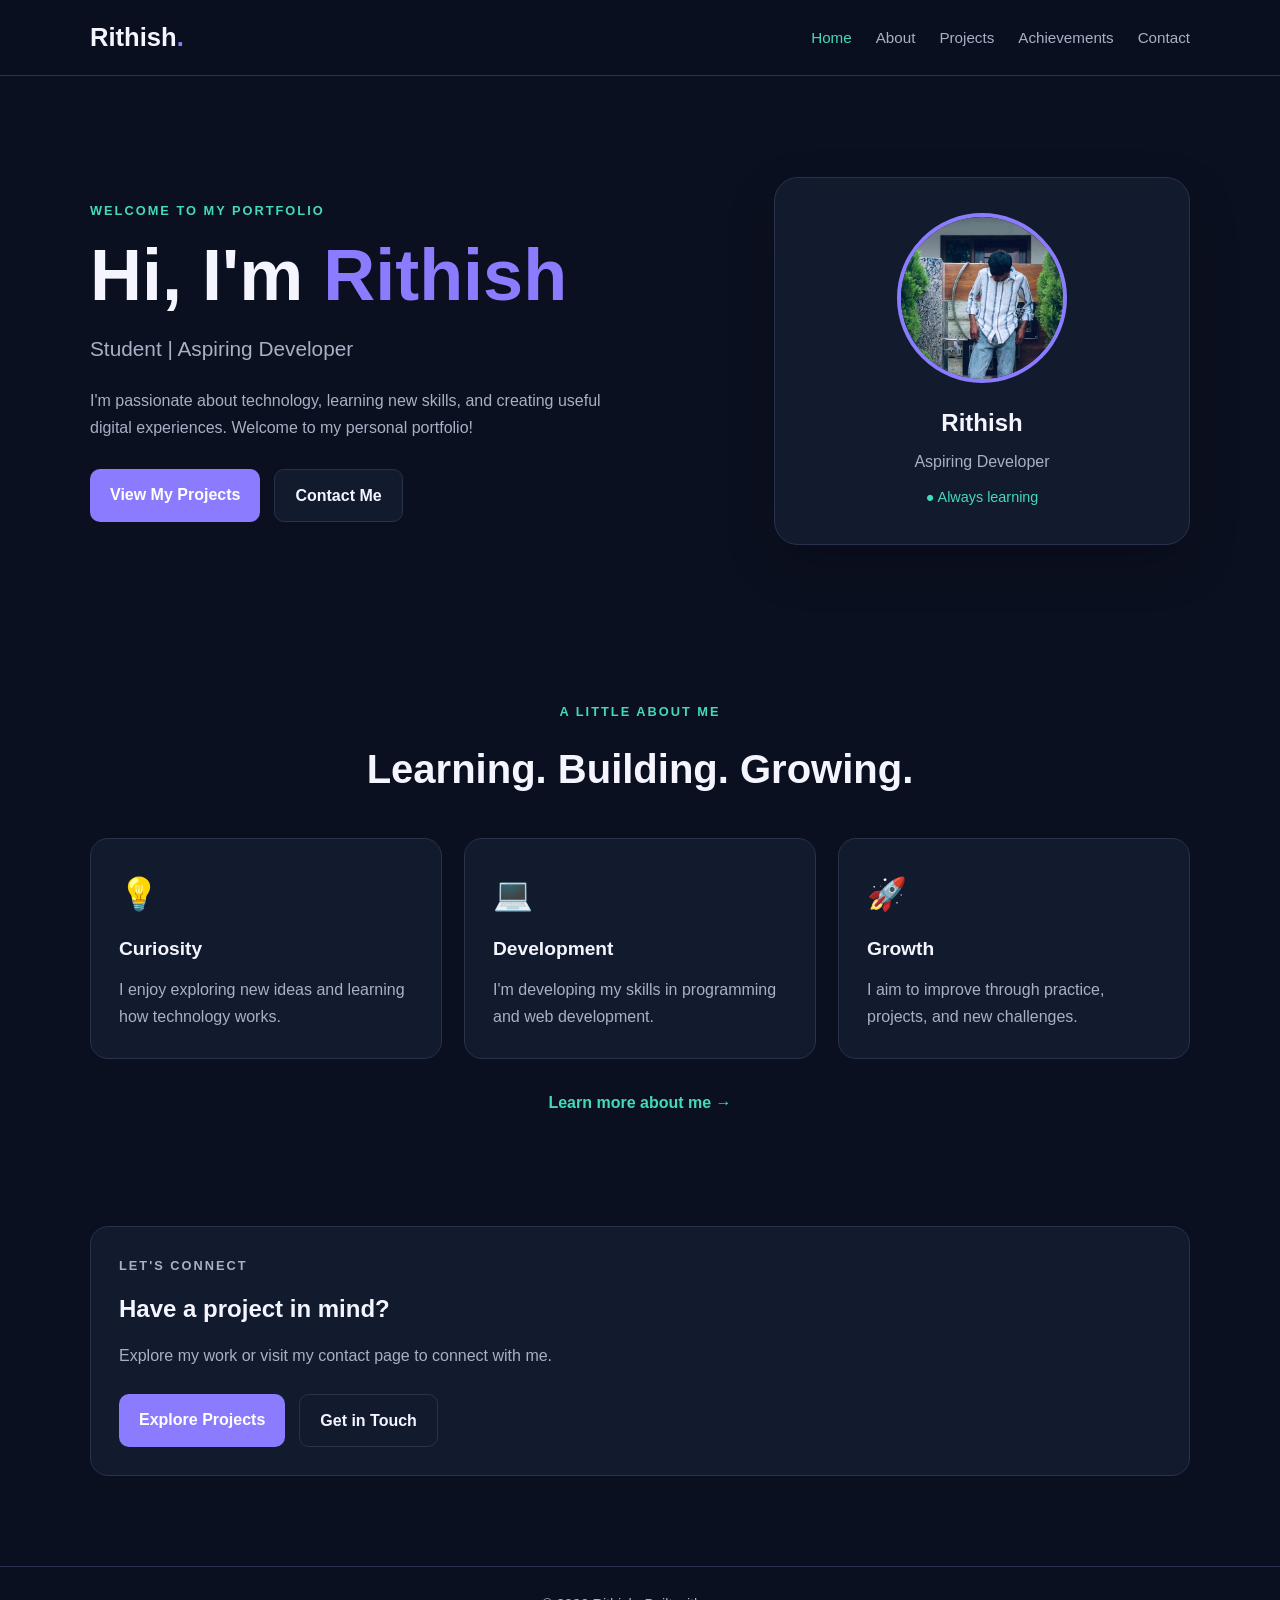
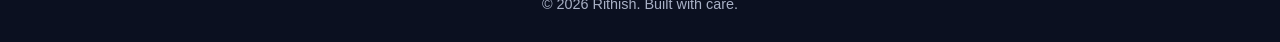
<file: index.html>
<!DOCTYPE html>
<html lang="en">
<head>
    <meta charset="UTF-8">
    <meta name="viewport" content="width=device-width, initial-scale=1.0">

    <title>Rithish | Portfolio</title>

    <meta name="description"
          content="Welcome to Rithish's personal portfolio.">

    <meta name="theme-color" content="#0b1020">

    <link rel="stylesheet" href="style.css">
</head>
<body>

    <!-- Navigation Bar -->
    <header class="header">
        <div class="container nav-container">

            <a class="logo" href="index.html">
                Rithish<span>.</span>
            </a>

            <nav class="nav-links" id="navLinks">
                <a class="active" href="index.html">Home</a>
                <a href="about.html">About</a>
                <a href="projects.html">Projects</a>
                <a href="achievements.html">Achievements</a>
                <a href="contact.html">Contact</a>
            </nav>

            <button
                class="menu-btn"
                type="button"
                onclick="toggleMenu()"
                aria-label="Toggle navigation"
                aria-expanded="false"
                aria-controls="navLinks"
                id="menuButton">
                ☰
            </button>

        </div>
    </header>

    <main>

        <!-- Welcome Section -->
        <section class="hero container">

            <div class="hero-content">

                <p class="eyebrow">WELCOME TO MY PORTFOLIO</p>

                <h1>Hi, I'm <span>Rithish</span></h1>

                <h2>Student | Aspiring Developer</h2>

                <p class="intro">
                    I'm passionate about technology, learning new skills,
                    and creating useful digital experiences. Welcome to my
                    personal portfolio!
                </p>

                <div class="buttons">

                    <a class="btn btn-primary" href="projects.html">
                        View My Projects
                    </a>

                    <a class="btn btn-secondary" href="contact.html">
                        Contact Me
                    </a>

                </div>

            </div>

            <!-- Profile Photo -->
            <div class="profile-card">

                <!-- Image is in the repository root -->
                <img
                    class="avatar"
                    src="rithish.png"
                    alt="Rithish's profile photo"
                    width="170"
                    height="170"
                    fetchpriority="high">

                <h3>Rithish</h3>

                <p>Aspiring Developer</p>

                <p class="status">● Always learning</p>

            </div>

        </section>

        <!-- Introduction Cards -->
        <section class="section container">

            <div class="section-heading">

                <p class="section-label">A LITTLE ABOUT ME</p>

                <h2 class="section-title">
                    Learning. Building. Growing.
                </h2>

            </div>

            <div class="grid three-columns">

                <article class="card">

                    <div class="card-icon">💡</div>

                    <h3>Curiosity</h3>

                    <p>
                        I enjoy exploring new ideas and learning how
                        technology works.
                    </p>

                </article>

                <article class="card">

                    <div class="card-icon">💻</div>

                    <h3>Development</h3>

                    <p>
                        I'm developing my skills in programming
                        and web development.
                    </p>

                </article>

                <article class="card">

                    <div class="card-icon">🚀</div>

                    <h3>Growth</h3>

                    <p>
                        I aim to improve through practice, projects,
                        and new challenges.
                    </p>

                </article>

            </div>

            <div class="center-button">

                <a class="text-link" href="about.html">
                    Learn more about me →
                </a>

            </div>

        </section>

        <!-- Call to Action -->
        <section class="section container">

            <div class="card">

                <p class="section-label">LET'S CONNECT</p>

                <h2>Have a project in mind?</h2>

                <p>
                    Explore my work or visit my contact page to connect with me.
                </p>

                <div class="buttons">

                    <a class="btn btn-primary" href="projects.html">
                        Explore Projects
                    </a>

                    <a class="btn btn-secondary" href="contact.html">
                        Get in Touch
                    </a>

                </div>

            </div>

        </section>

    </main>

    <!-- Footer -->
    <footer class="footer">

        <div class="container">
            © <span id="year"></span> Rithish. Built with care.
        </div>

    </footer>

    <!-- JavaScript -->
    <script>
        // Open or close the mobile navigation menu
        function toggleMenu() {
            const menu = document.getElementById("navLinks");
            const button = document.getElementById("menuButton");

            const isOpen = menu.classList.toggle("open");

            button.setAttribute("aria-expanded", isOpen);
        }

        // Display the current year automatically
        document.getElementById("year").textContent =
            new Date().getFullYear();
    </script>

</body>
</html>
</file>
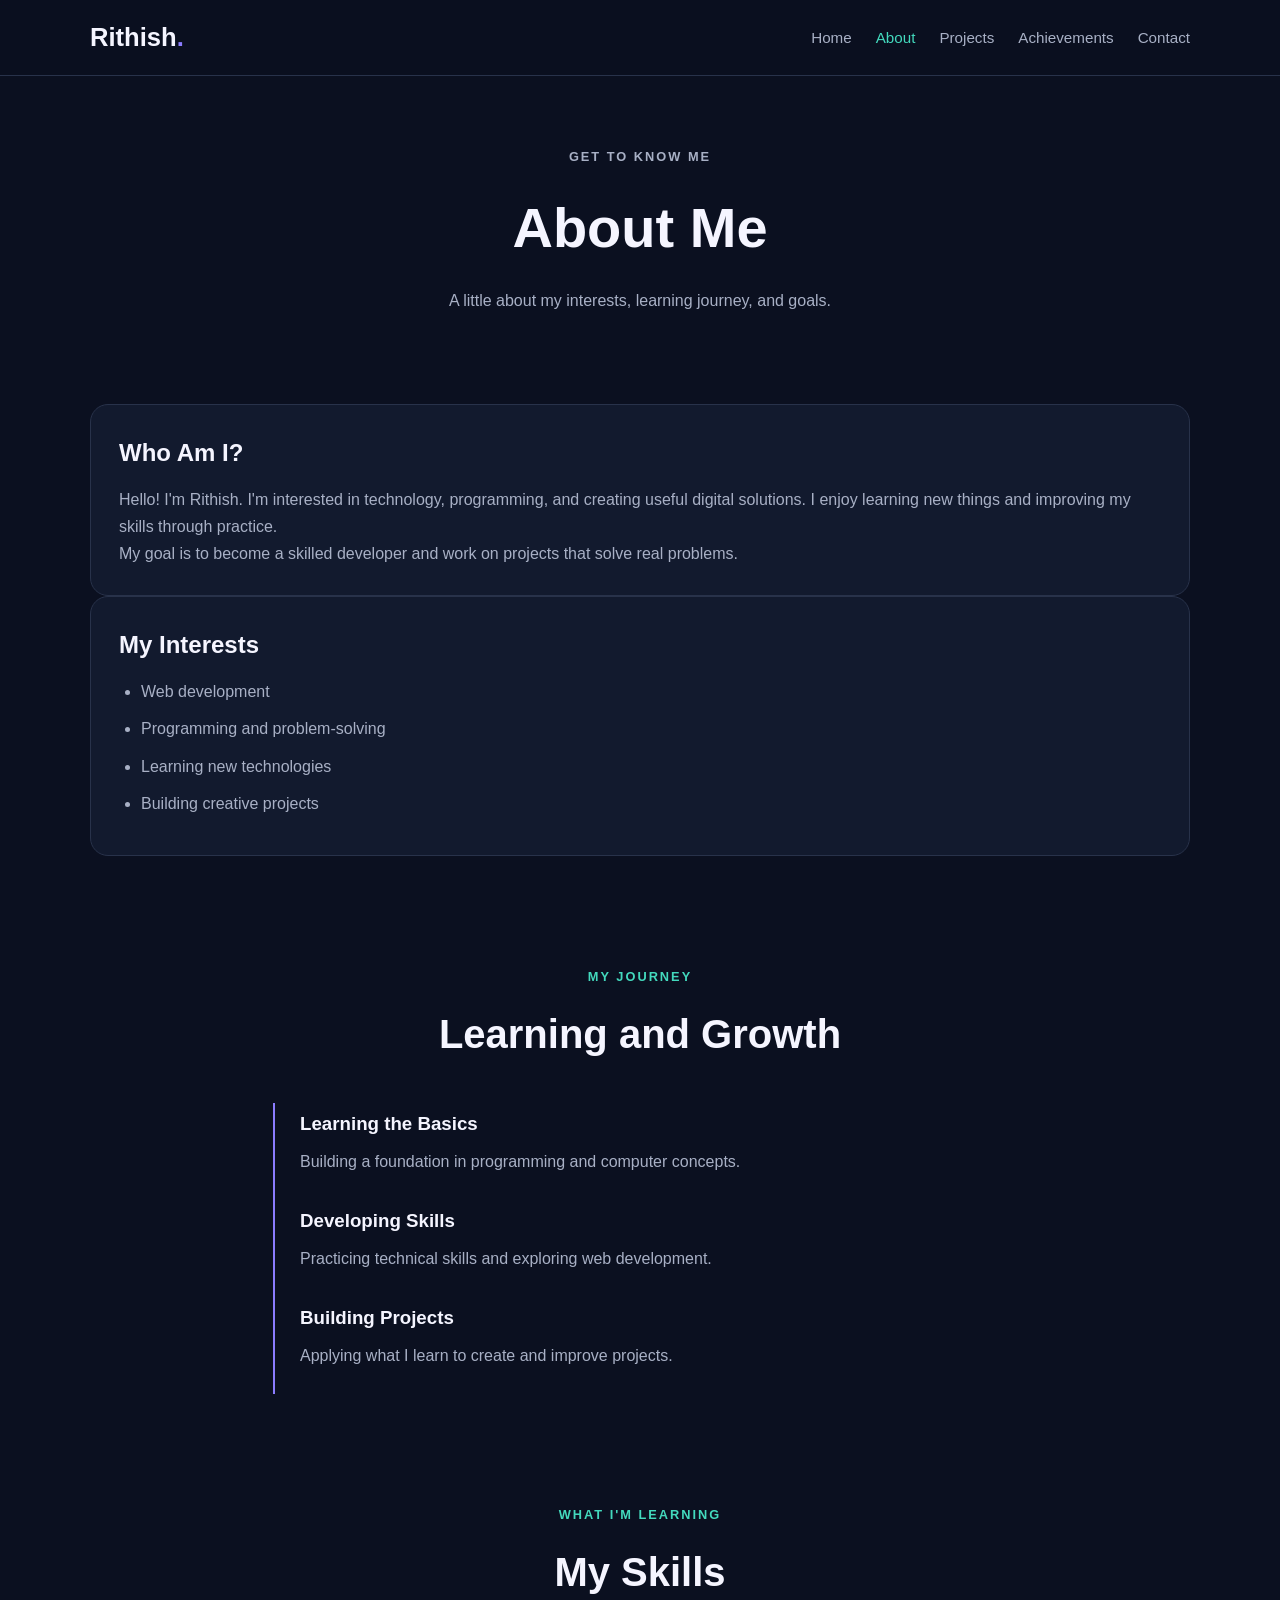
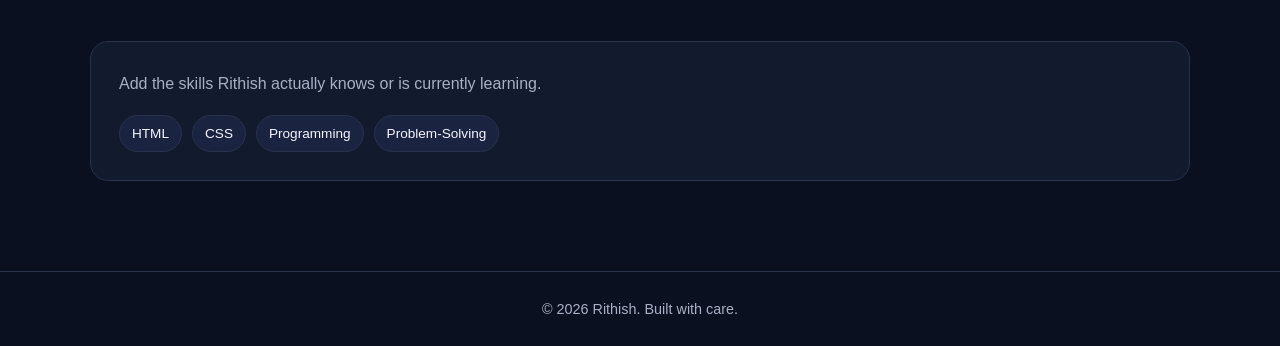
<file: about.html>
<!DOCTYPE html>
<html lang="en">
<head>
    <meta charset="UTF-8">
    <meta name="viewport" content="width=device-width, initial-scale=1.0">
    <title>About | Rithish</title>
    <link rel="stylesheet" href="style.css">
</head>
<body>

    <header class="header">
        <div class="container nav-container">
            <a class="logo" href="index.html">Rithish<span>.</span></a>

            <nav class="nav-links" id="navLinks">
                <a href="index.html">Home</a>
                <a class="active" href="about.html">About</a>
                <a href="projects.html">Projects</a>
                <a href="achievements.html">Achievements</a>
                <a href="contact.html">Contact</a>
            </nav>

            <button class="menu-btn" onclick="toggleMenu()" aria-label="Toggle navigation">☰</button>
        </div>
    </header>

    <main>
        <section class="page-banner container">
            <p class="section-label">GET TO KNOW ME</p>
            <h1>About <span>Me</span></h1>
            <p>A little about my interests, learning journey, and goals.</p>
        </section>

        <section class="section container">
            <div class="two-column">
                <article class="card">
                    <h2>Who Am I?</h2>
                    <p>
                        Hello! I'm Rithish. I'm interested in technology,
                        programming, and creating useful digital solutions.
                        I enjoy learning new things and improving my skills
                        through practice.
                    </p>
                    <p>
                        My goal is to become a skilled developer and work
                        on projects that solve real problems.
                    </p>
                </article>

                <article class="card">
                    <h2>My Interests</h2>
                    <ul class="info-list">
                        <li>Web development</li>
                        <li>Programming and problem-solving</li>
                        <li>Learning new technologies</li>
                        <li>Building creative projects</li>
                    </ul>
                </article>
            </div>
        </section>

        <section class="section container">
            <div class="section-heading">
                <p class="section-label">MY JOURNEY</p>
                <h2 class="section-title">Learning and Growth</h2>
            </div>

            <div class="timeline">
                <div class="timeline-item">
                    <h3>Learning the Basics</h3>
                    <p>Building a foundation in programming and computer concepts.</p>
                </div>

                <div class="timeline-item">
                    <h3>Developing Skills</h3>
                    <p>Practicing technical skills and exploring web development.</p>
                </div>

                <div class="timeline-item">
                    <h3>Building Projects</h3>
                    <p>Applying what I learn to create and improve projects.</p>
                </div>
            </div>
        </section>

        <section class="section container">
            <div class="section-heading">
                <p class="section-label">WHAT I'M LEARNING</p>
                <h2 class="section-title">My Skills</h2>
            </div>

            <div class="card">
                <p>Add the skills Rithish actually knows or is currently learning.</p>
                <div class="tags">
                    <span class="tag">HTML</span>
                    <span class="tag">CSS</span>
                    <span class="tag">Programming</span>
                    <span class="tag">Problem-Solving</span>
                </div>
            </div>
        </section>
    </main>

    <footer class="footer">
        <div class="container">© <span id="year"></span> Rithish. Built with care.</div>
    </footer>

    <script>
        function toggleMenu() {
            document.getElementById("navLinks").classList.toggle("open");
        }

        document.getElementById("year").textContent = new Date().getFullYear();
    </script>

</body>
</html>
</file>
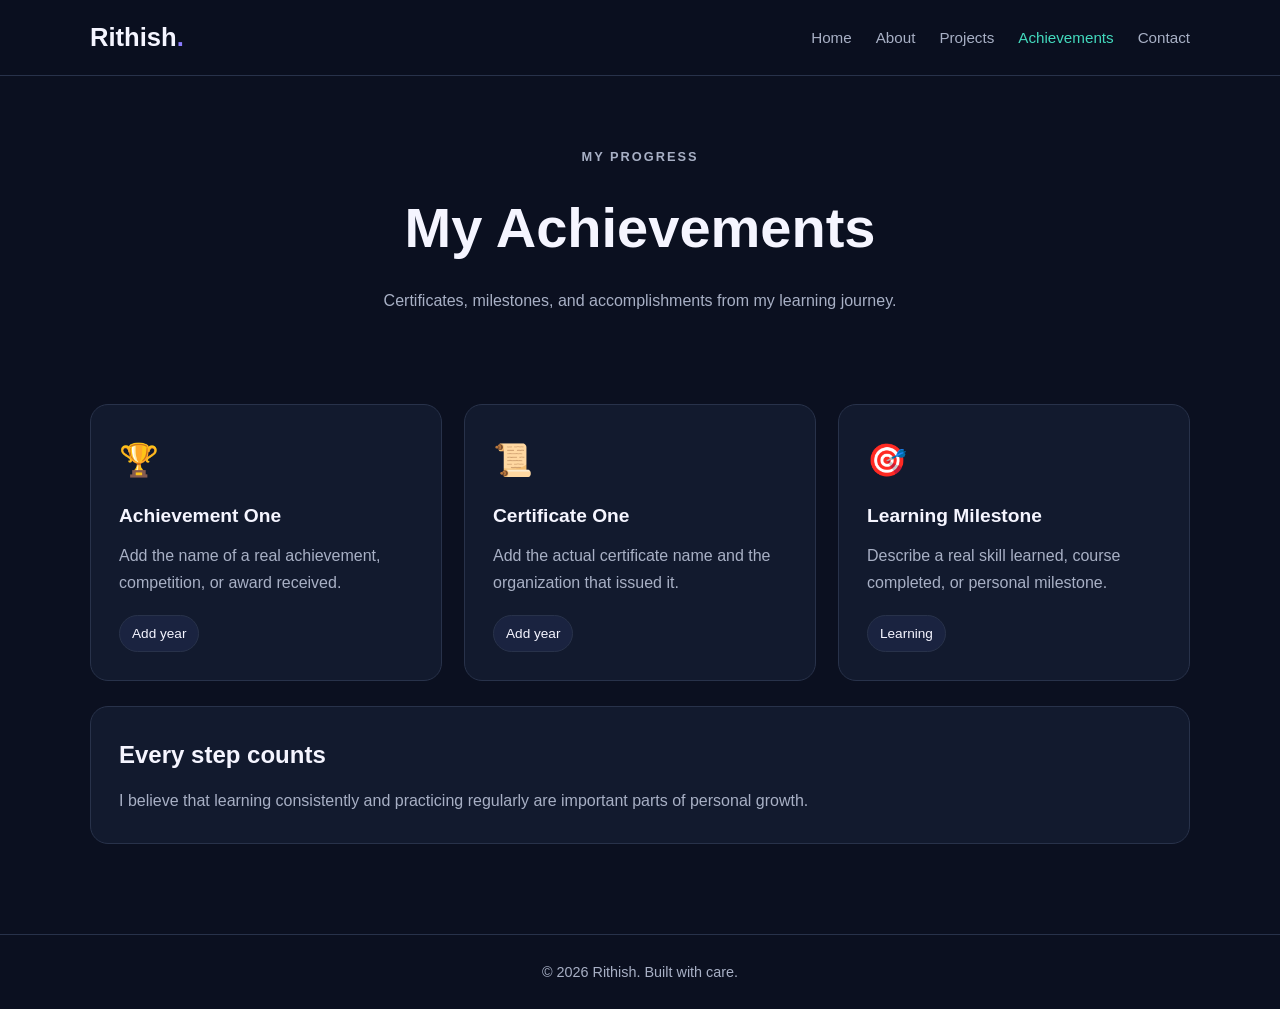
<file: achievements.html>
<!DOCTYPE html>
<html lang="en">
<head>
    <meta charset="UTF-8">
    <meta name="viewport" content="width=device-width, initial-scale=1.0">
    <title>Achievements | Rithish</title>
    <link rel="stylesheet" href="style.css">
</head>
<body>

    <header class="header">
        <div class="container nav-container">
            <a class="logo" href="index.html">Rithish<span>.</span></a>

            <nav class="nav-links" id="navLinks">
                <a href="index.html">Home</a>
                <a href="about.html">About</a>
                <a href="projects.html">Projects</a>
                <a class="active" href="achievements.html">Achievements</a>
                <a href="contact.html">Contact</a>
            </nav>

            <button class="menu-btn" onclick="toggleMenu()" aria-label="Toggle navigation">☰</button>
        </div>
    </header>

    <main>
        <section class="page-banner container">
            <p class="section-label">MY PROGRESS</p>
            <h1>My <span>Achievements</span></h1>
            <p>Certificates, milestones, and accomplishments from my learning journey.</p>
        </section>

        <section class="section container">
            <div class="grid three-columns">

                <article class="card">
                    <div class="card-icon">🏆</div>
                    <h3>Achievement One</h3>
                    <p>
                        Add the name of a real achievement, competition,
                        or award received.
                    </p>
                    <div class="tags">
                        <span class="tag">Add year</span>
                    </div>
                </article>

                <article class="card">
                    <div class="card-icon">📜</div>
                    <h3>Certificate One</h3>
                    <p>
                        Add the actual certificate name and the organization
                        that issued it.
                    </p>
                    <div class="tags">
                        <span class="tag">Add year</span>
                    </div>
                </article>

                <article class="card">
                    <div class="card-icon">🎯</div>
                    <h3>Learning Milestone</h3>
                    <p>
                        Describe a real skill learned, course completed,
                        or personal milestone.
                    </p>
                    <div class="tags">
                        <span class="tag">Learning</span>
                    </div>
                </article>

            </div>

            <div class="card" style="margin-top: 25px;">
                <h2>Every step counts</h2>
                <p>
                    I believe that learning consistently and practicing
                    regularly are important parts of personal growth.
                </p>
            </div>
        </section>
    </main>

    <footer class="footer">
        <div class="container">© <span id="year"></span> Rithish. Built with care.</div>
    </footer>

    <script>
        function toggleMenu() {
            document.getElementById("navLinks").classList.toggle("open");
        }

        document.getElementById("year").textContent = new Date().getFullYear();
    </script>

</body>
</html>
</file>
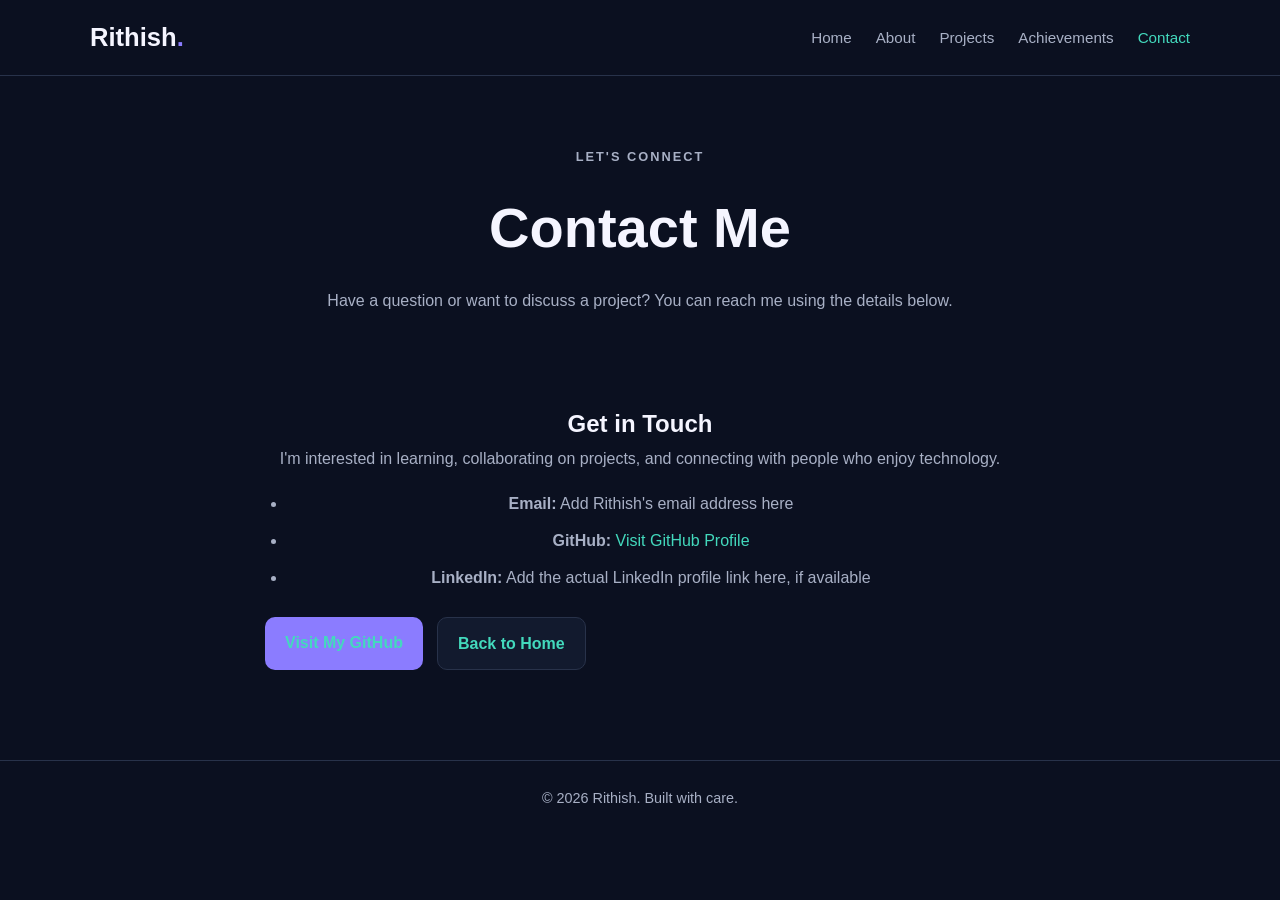
<file: contact.html>
<!DOCTYPE html>
<html lang="en">
<head>
    <meta charset="UTF-8">
    <meta name="viewport" content="width=device-width, initial-scale=1.0">
    <title>Contact | Rithish</title>
    <link rel="stylesheet" href="style.css">
</head>
<body>

    <header class="header">
        <div class="container nav-container">
            <a class="logo" href="index.html">Rithish<span>.</span></a>

            <nav class="nav-links" id="navLinks">
                <a href="index.html">Home</a>
                <a href="about.html">About</a>
                <a href="projects.html">Projects</a>
                <a href="achievements.html">Achievements</a>
                <a class="active" href="contact.html">Contact</a>
            </nav>

            <button class="menu-btn" onclick="toggleMenu()" aria-label="Toggle navigation">☰</button>
        </div>
    </header>

    <main>
        <section class="page-banner container">
            <p class="section-label">LET'S CONNECT</p>
            <h1>Contact <span>Me</span></h1>
            <p>Have a question or want to discuss a project? You can reach me using the details below.</p>
        </section>

        <section class="section container">
            <div class="contact-box">
                <h2>Get in Touch</h2>

                <p>
                    I'm interested in learning, collaborating on projects,
                    and connecting with people who enjoy technology.
                </p>

                <ul class="info-list">
                    <li>
                        <strong>Email:</strong>
                        Add Rithish's email address here
                    </li>

                    <li>
                        <strong>GitHub:</strong>
                        <a href="https://github.com/rithishrit778-bot"
                           target="_blank"
                           rel="noopener noreferrer">
                            Visit GitHub Profile
                        </a>
                    </li>

                    <li>
                        <strong>LinkedIn:</strong>
                        Add the actual LinkedIn profile link here, if available
                    </li>
                </ul>

                <div class="buttons">
                    <a class="btn btn-primary"
                       href="https://github.com/rithishrit778-bot"
                       target="_blank"
                       rel="noopener noreferrer">
                        Visit My GitHub
                    </a>

                    <a class="btn btn-secondary" href="index.html">
                        Back to Home
                    </a>
                </div>
            </div>
        </section>
    </main>

    <footer class="footer">
        <div class="container">© <span id="year"></span> Rithish. Built with care.</div>
    </footer>

    <script>
        function toggleMenu() {
            document.getElementById("navLinks").classList.toggle("open");
        }

        document.getElementById("year").textContent = new Date().getFullYear();
    </script>

</body>
</html>
</file>
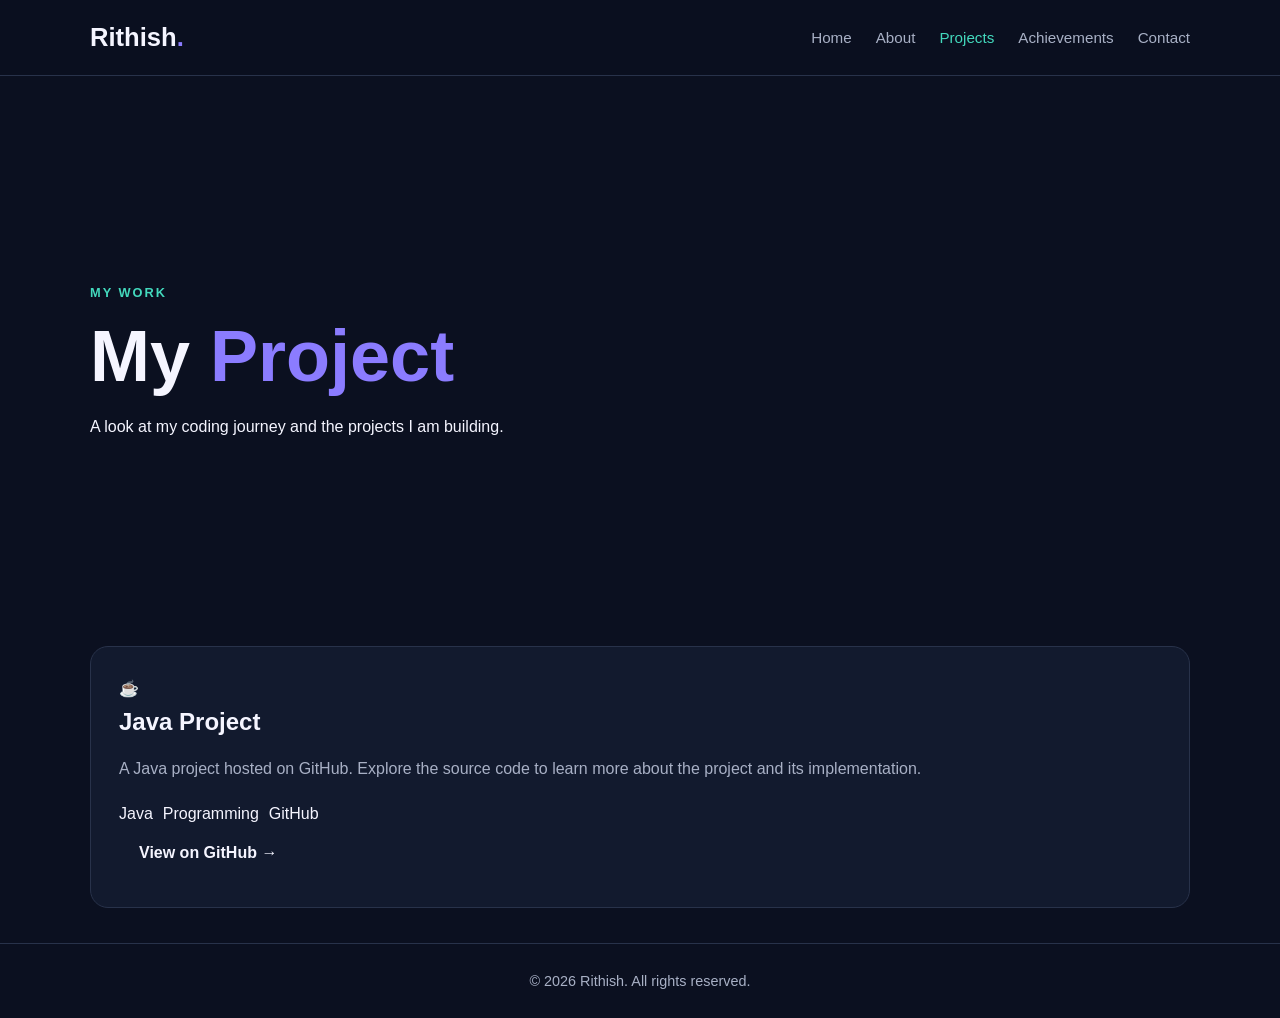
<file: projects.html>
<!DOCTYPE html>
<html lang="en">
<head>
    <meta charset="UTF-8">
    <meta name="viewport" content="width=device-width, initial-scale=1.0">
    <title>Projects | Rithish</title>
    <link rel="stylesheet" href="style.css">
</head>
<body>

<header class="header">
    <div class="container nav-container">
        <a href="index.html" class="logo">Rithish<span>.</span></a>

        <nav class="nav-links">
            <a href="index.html">Home</a>
            <a href="about.html">About</a>
            <a href="projects.html" class="active">Projects</a>
            <a href="achievements.html">Achievements</a>
            <a href="contact.html">Contact</a>
        </nav>
    </div>
</header>

<main class="container">
    <section class="hero">
        <div>
            <p class="eyebrow">MY WORK</p>
            <h1>My <span>Project</span></h1>
            <p class="subtitle">
                A look at my coding journey and the projects I am building.
            </p>
        </div>
    </section>

    <section class="cards-grid">
        <article class="card">
            <div class="project-icon">☕</div>

            <h2>Java Project</h2>

            <p>
                A Java project hosted on GitHub. Explore the source code
                to learn more about the project and its implementation.
            </p>

            <div class="tags">
                <span>Java</span>
                <span>Programming</span>
                <span>GitHub</span>
            </div>

            <a
                href="https://github.com/rithishrit778-bot/java-"
                class="btn"
                target="_blank"
                rel="noopener noreferrer">
                View on GitHub →
            </a>
        </article>
    </section>
</main>

<footer class="footer">
    <div class="container">
        <p>© <span id="year"></span> Rithish. All rights reserved.</p>
    </div>
</footer>

<script>
    document.getElementById("year").textContent =
        new Date().getFullYear();
</script>

</body>
</html>
</file>
<file: style.css>
/* =========================
   RITHISH PORTFOLIO STYLES
   ========================= */

:root {
    --background: #0b1020;
    --surface: #121a2e;
    --text: #f5f5ff;
    --muted: #a8b0c5;
    --accent: #8b7cff;
    --accent2: #43d9bd;
    --border: #28324a;
}

* {
    margin: 0;
    padding: 0;
    box-sizing: border-box;
}

html {
    scroll-behavior: smooth;
}

body {
    font-family: Arial, Helvetica, sans-serif;
    background: var(--background);
    color: var(--text);
    line-height: 1.7;
}

a {
    color: inherit;
    text-decoration: none;
}

img {
    max-width: 100%;
    display: block;
}

.container {
    width: min(1100px, 90%);
    margin: 0 auto;
}

/* Navigation */

.header {
    position: sticky;
    top: 0;
    z-index: 100;
    background: rgba(11, 16, 32, 0.95);
    border-bottom: 1px solid var(--border);
}

.nav-container {
    min-height: 75px;
    display: flex;
    align-items: center;
    justify-content: space-between;
    gap: 20px;
}

.logo {
    font-size: 1.6rem;
    font-weight: 800;
}

.logo span,
.hero h1 span {
    color: var(--accent);
}

.nav-links {
    display: flex;
    align-items: center;
    gap: 24px;
}

.nav-links a {
    color: var(--muted);
    font-size: 0.95rem;
    transition: color 0.2s ease;
}

.nav-links a:hover,
.nav-links a.active {
    color: var(--accent2);
}

.menu-btn {
    display: none;
    background: transparent;
    color: var(--text);
    border: 1px solid var(--border);
    border-radius: 8px;
    padding: 8px 12px;
    font-size: 1.3rem;
    cursor: pointer;
}

/* Hero section */

.hero {
    min-height: 570px;
    display: grid;
    grid-template-columns: 1.5fr 1fr;
    align-items: center;
    gap: 60px;
    padding-top: 65px;
    padding-bottom: 65px;
}

.eyebrow,
.section-label {
    color: var(--accent2);
    font-size: 0.8rem;
    font-weight: 700;
    letter-spacing: 2px;
    margin-bottom: 12px;
}

.hero h1 {
    font-size: clamp(2.5rem, 6vw, 4.5rem);
    line-height: 1.15;
    margin-bottom: 15px;
}

.hero h2 {
    color: var(--muted);
    font-size: 1.3rem;
    font-weight: 500;
    margin-bottom: 20px;
}

.intro {
    color: var(--muted);
    max-width: 540px;
    margin-bottom: 28px;
}

.profile-card {
    background: var(--surface);
    border: 1px solid var(--border);
    border-radius: 24px;
    padding: 35px 25px;
    text-align: center;
    box-shadow: 0 20px 50px rgba(0, 0, 0, 0.2);
}

.avatar {
    width: 170px;
    height: 170px;
    object-fit: cover;
    border-radius: 50%;
    border: 4px solid var(--accent);
    margin: 0 auto 20px;
}

.profile-card h3 {
    font-size: 1.5rem;
    margin-bottom: 4px;
}

.profile-card p {
    color: var(--muted);
}

.profile-card .status {
    color: var(--accent2);
    font-size: 0.9rem;
    margin-top: 10px;
}

/* Buttons */

.buttons {
    display: flex;
    flex-wrap: wrap;
    gap: 14px;
    margin-top: 25px;
}

.btn {
    display: inline-block;
    padding: 12px 20px;
    border-radius: 10px;
    font-weight: 700;
    text-align: center;
    transition: transform 0.2s ease, opacity 0.2s ease;
}

.btn:hover {
    transform: translateY(-3px);
    opacity: 0.9;
}

.btn-primary {
    background: var(--accent);
    color: #ffffff;
}

.btn-secondary {
    border: 1px solid var(--border);
    background: var(--surface);
    color: var(--text);
}

/* General sections */

.section {
    padding-top: 55px;
    padding-bottom: 55px;
}

.section-heading {
    text-align: center;
    margin-bottom: 35px;
}

.section-title {
    font-size: clamp(1.8rem, 4vw, 2.5rem);
}

.grid {
    display: grid;
    gap: 22px;
}

.three-columns {
    grid-template-columns: repeat(3, minmax(0, 1fr));
}

.two-column {
    grid-template-columns: repeat(2, minmax(0, 1fr));
}

.card {
    background: var(--surface);
    border: 1px solid var(--border);
    border-radius: 18px;
    padding: 28px;
    transition: transform 0.2s ease, border-color 0.2s ease;
}

.card:hover {
    transform: translateY(-5px);
    border-color: var(--accent);
}

.card h3 {
    font-size: 1.2rem;
    margin-bottom: 10px;
}

.card h2 {
    margin-bottom: 12px;
}

.card p {
    color: var(--muted);
}

.card-icon {
    font-size: 2rem;
    margin-bottom: 12px;
}

.center-button {
    text-align: center;
    margin-top: 30px;
}

.text-link {
    color: var(--accent2);
    font-weight: 700;
}

.text-link:hover {
    text-decoration: underline;
}

/* Tags and information lists */

.tags {
    display: flex;
    flex-wrap: wrap;
    gap: 10px;
    margin-top: 18px;
}

.tag {
    display: inline-block;
    padding: 6px 12px;
    border: 1px solid var(--border);
    border-radius: 20px;
    background: #1a2340;
    color: var(--text);
    font-size: 0.85rem;
}

.info-list {
    padding-left: 22px;
    color: var(--muted);
}

.info-list li {
    margin-bottom: 10px;
}

/* Other page headings */

.page-banner {
    padding-top: 70px;
    padding-bottom: 35px;
    text-align: center;
}

.page-banner h1 {
    font-size: clamp(2rem, 5vw, 3.5rem);
    margin-bottom: 12px;
}

.page-banner p {
    color: var(--muted);
}

/* Timeline */

.timeline {
    max-width: 750px;
    margin: 0 auto;
}

.timeline-item {
    border-left: 2px solid var(--accent);
    padding: 5px 0 25px 25px;
    margin-left: 8px;
}

.timeline-item h3 {
    margin-bottom: 8px;
}

.timeline-item p {
    color: var(--muted);
}

/* Contact section */

.contact-box {
    max-width: 750px;
    margin: 0 auto;
    text-align: center;
}

.contact-box p {
    color: var(--muted);
    margin-bottom: 18px;
}

.contact-box a {
    color: var(--accent2);
    overflow-wrap: anywhere;
}

/* Footer */

.footer {
    border-top: 1px solid var(--border);
    padding: 25px 0;
    margin-top: 35px;
    color: var(--muted);
    text-align: center;
    font-size: 0.9rem;
}

/* Tablet and mobile layout */

@media (max-width: 800px) {
    .nav-container {
        position: relative;
        flex-wrap: wrap;
        padding-top: 15px;
        padding-bottom: 15px;
    }

    .menu-btn {
        display: block;
    }

    .nav-links {
        display: none;
        flex-direction: column;
        align-items: stretch;
        gap: 0;
        width: 100%;
        padding: 10px 0;
    }

    .nav-links.open {
        display: flex;
    }

    .nav-links a {
        padding: 10px 5px;
    }

    .hero {
        grid-template-columns: 1fr;
        gap: 35px;
        padding-top: 50px;
        text-align: center;
    }

    .intro {
        margin-left: auto;
        margin-right: auto;
    }

    .buttons {
        justify-content: center;
    }

    .profile-card {
        max-width: 380px;
        width: 100%;
        margin: 0 auto;
    }

    .three-columns,
    .two-column {
        grid-template-columns: 1fr;
    }
}

@media (max-width: 450px) {
    .container {
        width: 92%;
    }

    .hero h1 {
        font-size: 2.5rem;
    }

    .hero h2 {
        font-size: 1.1rem;
    }

    .buttons {
        flex-direction: column;
    }

    .btn {
        width: 100%;
    }

    .card {
        padding: 22px;
    }

    .section {
        padding-top: 35px;
        padding-bottom: 35px;
    }
}
</file>
